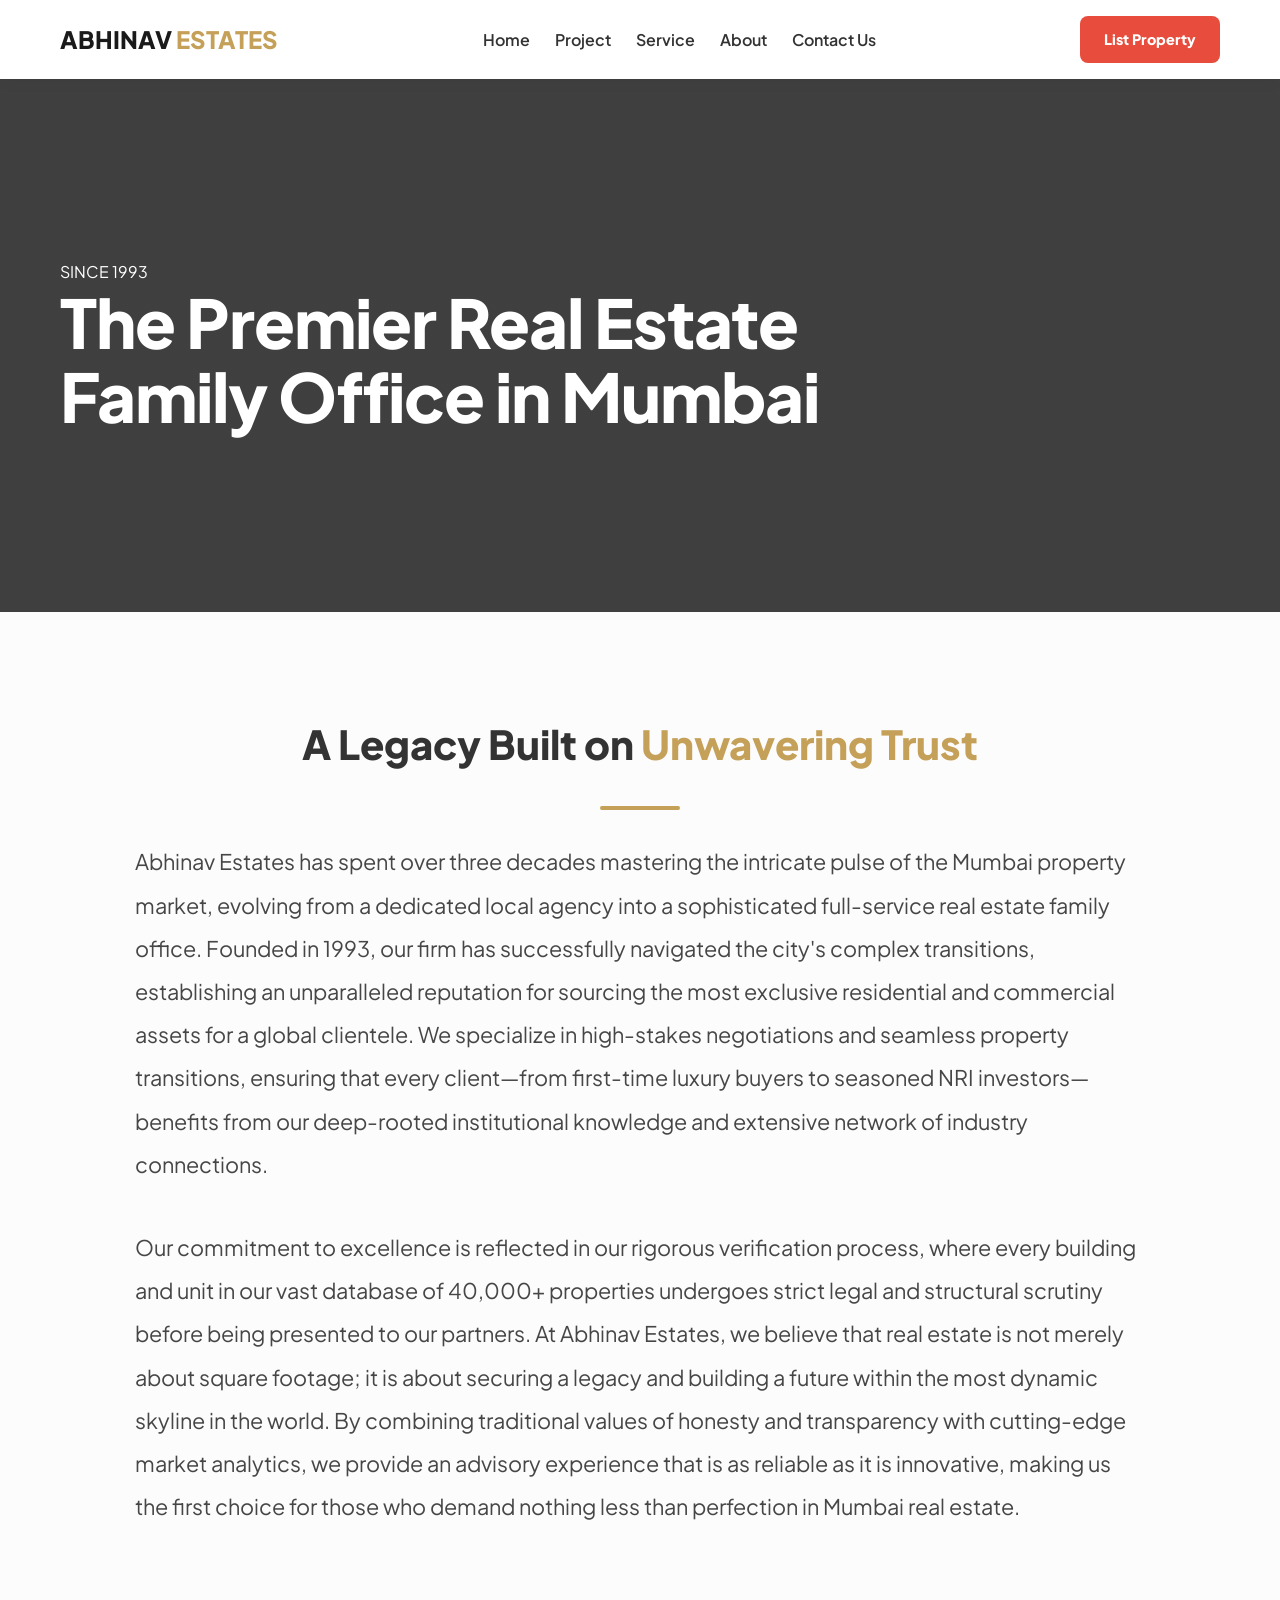
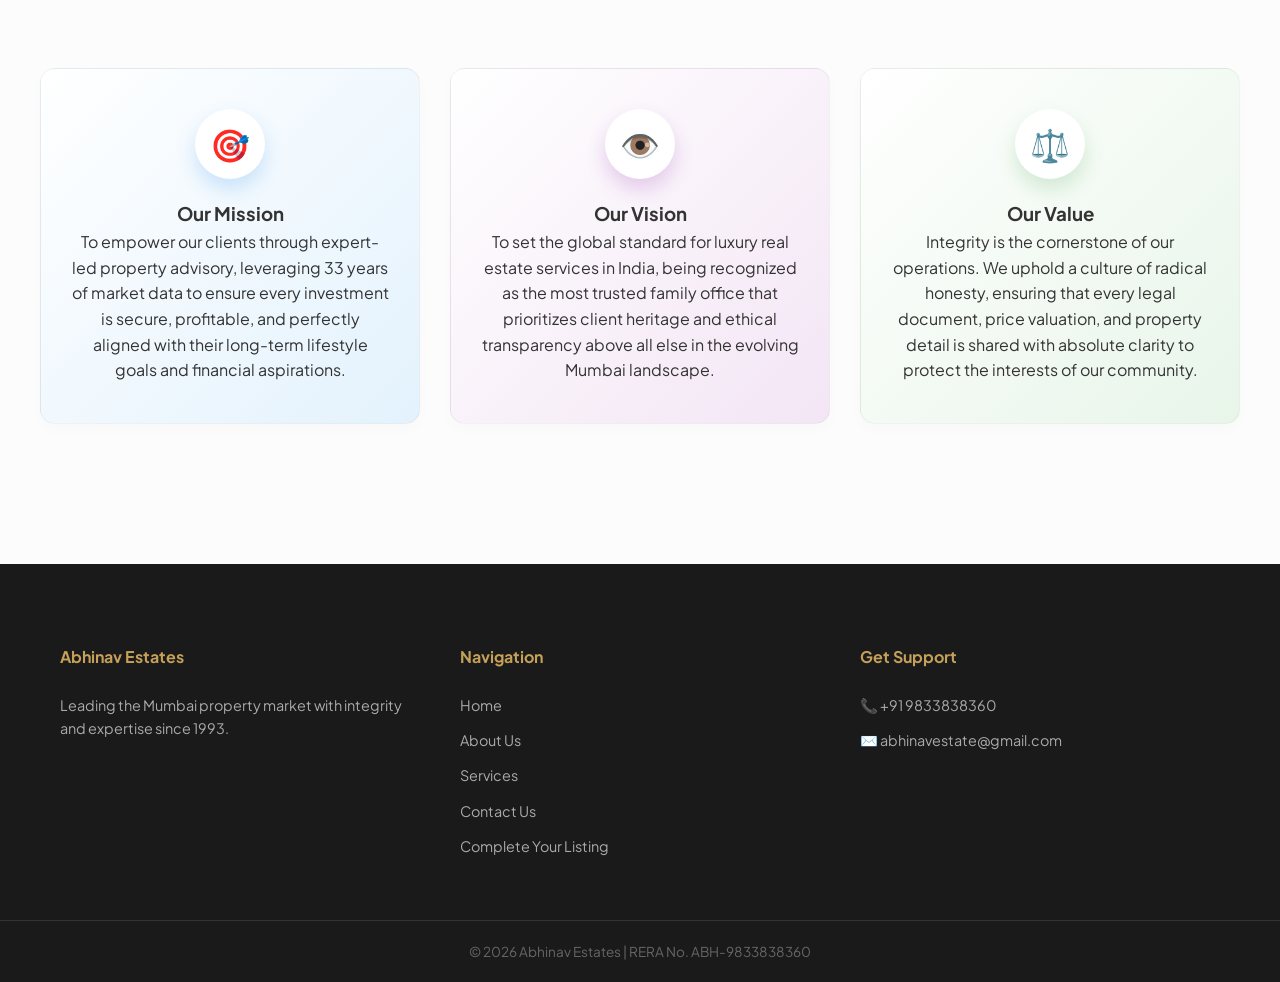
<file: about.html>
<!DOCTYPE html>
<html lang="en">

<head>
    <meta charset="UTF-8">
    <meta name="viewport" content="width=device-width, initial-scale=1.0">
    <title>About Us | Abhinav Estates | Legacy of 33 Years</title>
    <link href="https://fonts.googleapis.com/css2?family=Plus+Jakarta+Sans:wght@300;400;500;600;700;800&display=swap"
        rel="stylesheet">
    <link rel="stylesheet" href="style.css">
    <link rel="stylesheet" href="about.css">
</head>

<body>

    <header>
        <nav class="container flex-between">
            <a href="index.html" class="logo">ABHINAV <span>ESTATES</span></a>

            <ul class="nav-links">
                <li><a href="index.html">Home</a></li>
                <li class="dropdown">
                    <a href="javascript:void(0)" class="dropbtn">Project</a>
                    <div class="dropdown-content">
                        <div class="nested-dropdown">
                            <a href="javascript:void(0)">Residential</a>
                            <div class="nested-content">
                                <a href="res-rent.html">For Rent</a>
                                <a href="res-sale.html">For Sale</a>
                                <a href="list-property.html">Submit Your Listing</a>
                            </div>
                        </div>
                        <div class="nested-dropdown">
                            <a href="javascript:void(0)">Commercial</a>
                            <div class="nested-content">
                                <a href="com-rent.html">For Rent</a>
                                <a href="com-sale.html">For Sale</a>
                                <a href="list-property.html">Submit Your Listing</a>
                            </div>
                        </div>
                    </div>
                </li>
                <li><a href="services.html" class="active">Service</a></li>
                <li><a href="about.html">About</a></li>
                <li><a href="contact.html">Contact Us</a></li>
            </ul>

            <div class="nav-right">
                <a href="list-property.html" class="btn-list">List Property</a>
            </div>
        </nav>
    </header>

    <main>
        <section class="about-hero designer-hero">
            <div class="container text-center">
                <div class="hero-content-wrap">
                    <span class="hero-badge reveal">SINCE 1993</span>
                    <h1 class="reveal">The Premier Real Estate <br><span>Family Office in Mumbai</span></h1>
                </div>
            </div>
        </section>

        <section class="container section-padding">
            <div class="large-text-block design-reveal">
                <h2 class="section-title">A Legacy Built on <span>Unwavering Trust</span></h2>
                <div class="content-divider"></div>
                <p class="styled-para">
                    Abhinav Estates has spent over three decades mastering the intricate pulse of the Mumbai property
                    market, evolving from a dedicated local agency into a sophisticated full-service real estate family
                    office. Founded in 1993, our firm has successfully navigated the city's complex transitions,
                    establishing an unparalleled reputation for sourcing the most exclusive residential and commercial
                    assets for a global clientele. We specialize in high-stakes negotiations and seamless property
                    transitions, ensuring that every client—from first-time luxury buyers to seasoned NRI
                    investors—benefits from our deep-rooted institutional knowledge and extensive network of industry
                    connections.
                </p>
                <p class="styled-para">
                    Our commitment to excellence is reflected in our rigorous verification process, where every building
                    and unit in our vast database of 40,000+ properties undergoes strict legal and structural scrutiny
                    before being presented to our partners. At Abhinav Estates, we believe that real estate is not
                    merely about square footage; it is about securing a legacy and building a future within the most
                    dynamic skyline in the world. By combining traditional values of honesty and transparency with
                    cutting-edge market analytics, we provide an advisory experience that is as reliable as it is
                    innovative, making us the first choice for those who demand nothing less than perfection in Mumbai
                    real estate.
                </p>
            </div>

            <div class="grid-3 mission-vision-section">
                <div class="action-card mission-box card-styled">
                    <div class="icon-circle shadow-blue">🎯</div>
                    <h3>Our Mission</h3>
                    <p>To empower our clients through expert-led property advisory, leveraging 33 years of market data
                        to ensure every investment is secure, profitable, and perfectly aligned with their long-term
                        lifestyle goals and financial aspirations.</p>
                </div>
                <div class="action-card vision-box card-styled">
                    <div class="icon-circle shadow-purple">👁️</div>
                    <h3>Our Vision</h3>
                    <p>To set the global standard for luxury real estate services in India, being recognized as the most
                        trusted family office that prioritizes client heritage and ethical transparency above all else
                        in the evolving Mumbai landscape.</p>
                </div>
                <div class="action-card value-box card-styled">
                    <div class="icon-circle shadow-green">⚖️</div>
                    <h3>Our Value</h3>
                    <p>Integrity is the cornerstone of our operations. We uphold a culture of radical honesty, ensuring
                        that every legal document, price valuation, and property detail is shared with absolute clarity
                        to protect the interests of our community.</p>
                </div>
            </div>
        </section>
    </main>

    <footer class="main-footer">
        <div class="container footer-grid">
            <div class="footer-col">
                <h4>Abhinav Estates</h4>
                <p>Leading the Mumbai property market with integrity and expertise since 1993.</p>
            </div>
            <div class="footer-col">
                <h4>Navigation</h4>
                <a href="index.html">Home</a>
                <a href="about.html">About Us</a>
                <a href="services.html">Services</a>
                <a href="contact.html">Contact Us</a>
                <a href="list-property.html">Complete Your Listing</a>
            </div>
            <div class="footer-col">
                <h4>Get Support</h4>
                <p>📞 +91 9833838360</p>
                <p>✉️ abhinavestate@gmail.com</p>
            </div>
        </div>
        <div class="footer-bottom">
            <p>© 2026 Abhinav Estates | RERA No. ABH-9833838360</p>
        </div>
    </footer>

</body>

</html>
</file>
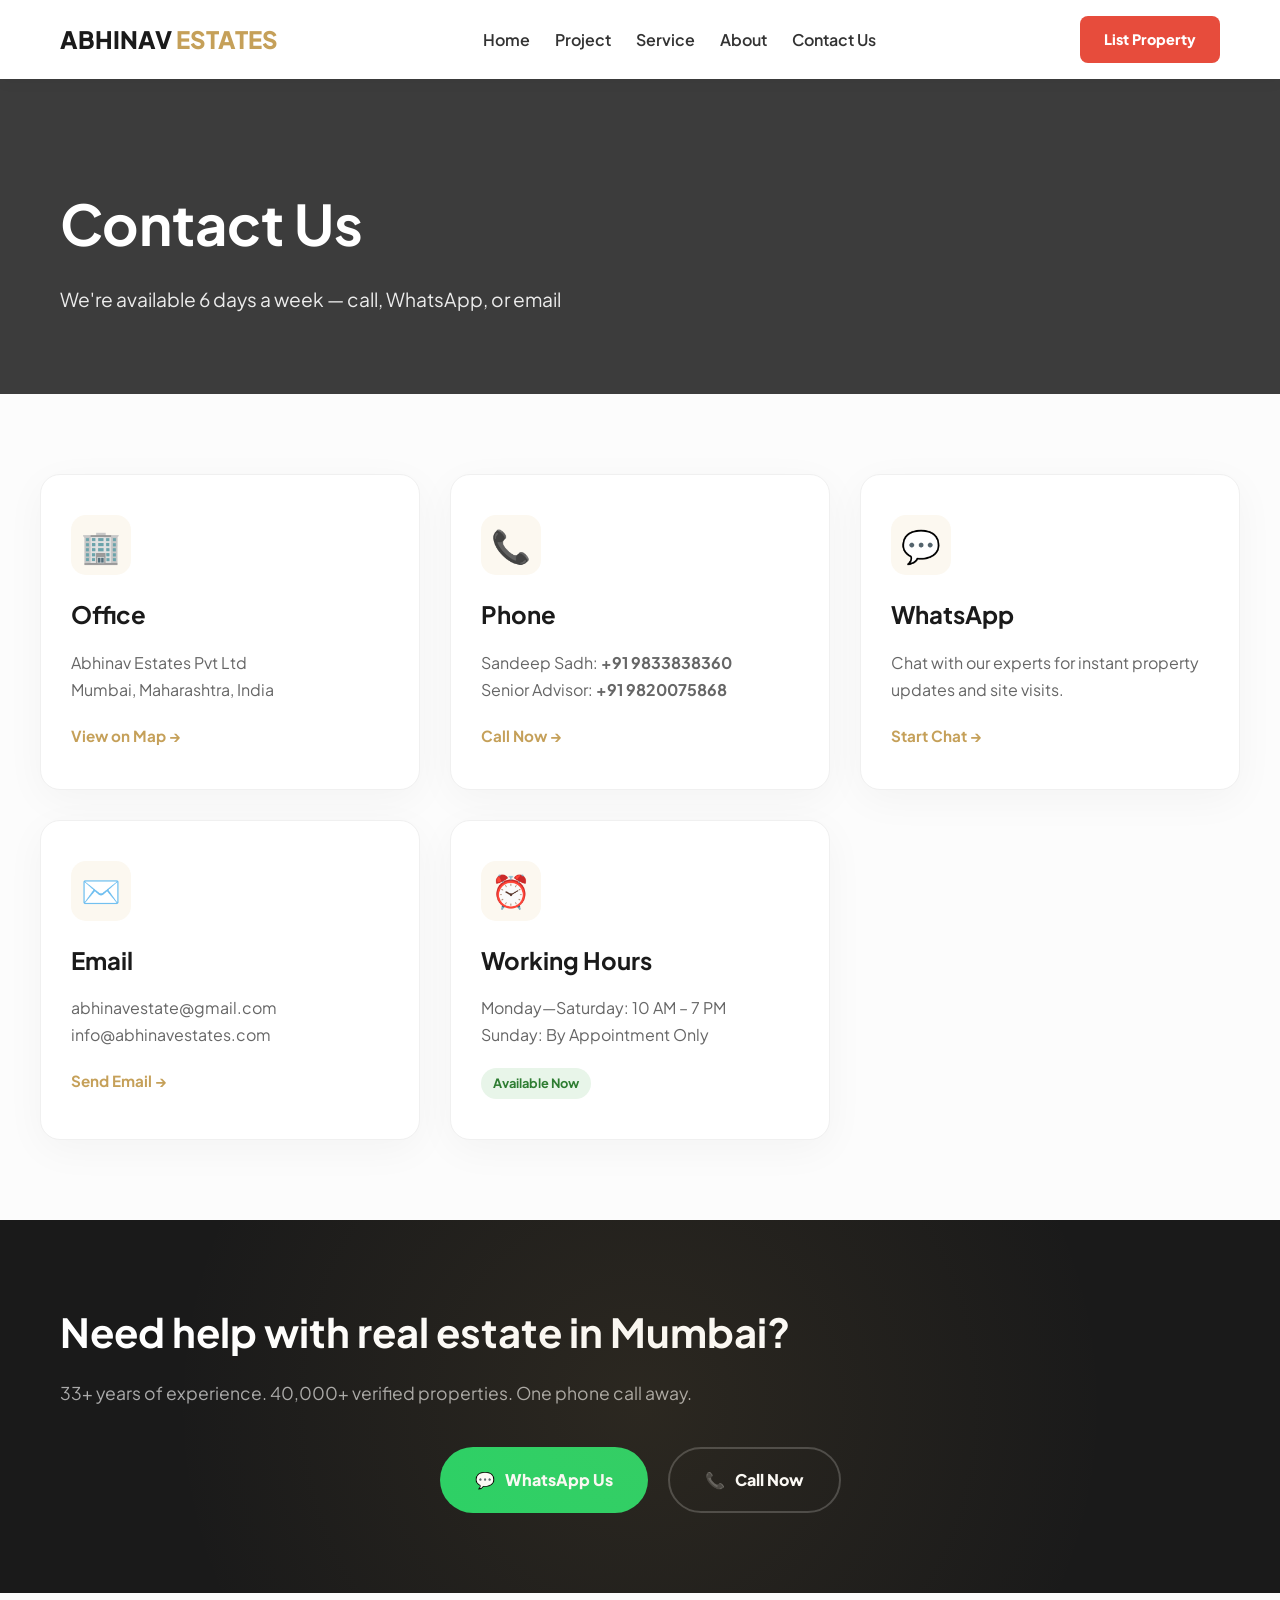
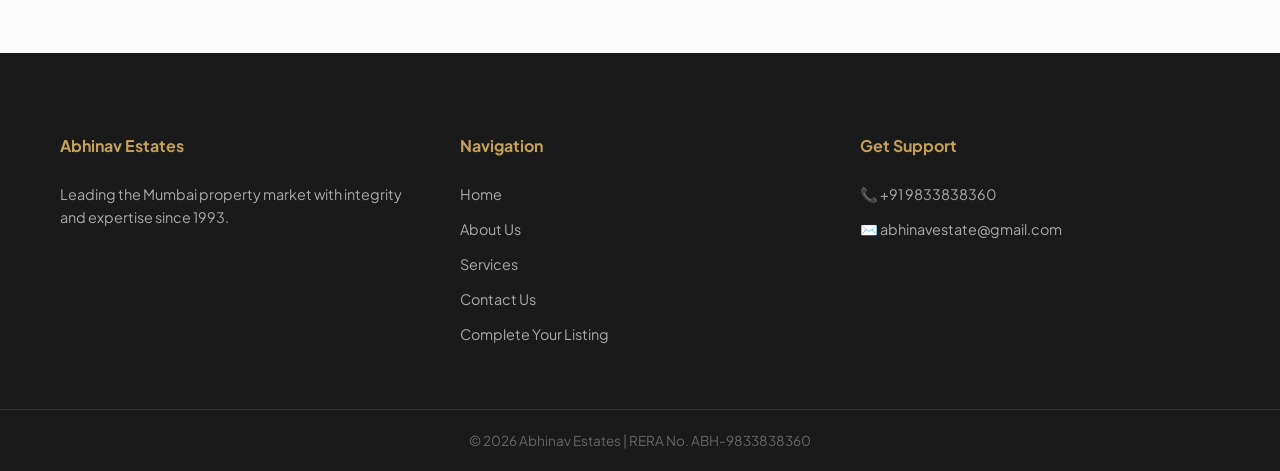
<file: contact.html>
<!DOCTYPE html>
<html lang="en">

<head>
    <meta charset="UTF-8">
    <meta name="viewport" content="width=device-width, initial-scale=1.0">
    <title>Contact Us | Abhinav Estates Mumbai - 33 Years of Trust</title>
    <meta name="description"
        content="Get in touch with Abhinav Estates for premium real estate advisory in Mumbai. Contact us via Phone, WhatsApp, or Email for expert property services.">
    <link href="https://fonts.googleapis.com/css2?family=Plus+Jakarta+Sans:wght@300;400;500;600;700;800&display=swap"
        rel="stylesheet">
    <link rel="stylesheet" href="style.css">
    <link rel="stylesheet" href="contact.css">
</head>

<body>

    <header>
        <nav class="container flex-between">
            <a href="index.html" class="logo">ABHINAV <span>ESTATES</span></a>
            <ul class="nav-links">
                <li><a href="index.html">Home</a></li>
                <li class="dropdown">
                    <a href="javascript:void(0)" class="dropbtn">Project</a>
                    <div class="dropdown-content">
                        <div class="nested-dropdown">
                            <a href="javascript:void(0)">Residential</a>
                            <div class="nested-content">
                                <a href="res-rent.html">For Rent</a>
                                <a href="res-sale.html">For Sale</a>
                                <a href="list-property.html">Submit Your Listing</a>
                            </div>
                        </div>
                        <div class="nested-dropdown">
                            <a href="javascript:void(0)">Commercial</a>
                            <div class="nested-content">
                                <a href="com-rent.html">For Rent</a>
                                <a href="com-sale.html">For Sale</a>
                                <a href="list-property.html">Submit Your Listing</a>
                            </div>
                        </div>
                    </div>
                </li>
                <li><a href="services.html" class="active">Service</a></li>
                <li><a href="about.html">About</a></li>
                <li><a href="contact.html">Contact Us</a></li>
            </ul>

            <div class="nav-right">
                <a href="list-property.html" class="btn-list">List Property</a>
            </div>
        </nav>
    </header>

    <main>
        <section class="contact-hero">
            <div class="container text-center">
                <h1>Contact Us</h1>
                <p>We're available 6 days a week — call, WhatsApp, or email</p>
            </div>
        </section>

        <section class="container section-padding">
            <div class="contact-grid">
                <div class="contact-card design-reveal">
                    <div class="contact-icon icon-gold">🏢</div>
                    <h3>Office</h3>
                    <p>Abhinav Estates Pvt Ltd<br>Mumbai, Maharashtra, India</p>
                    <a href="https://maps.google.com" target="_blank" class="card-link">View on Map →</a>
                </div>

                <div class="contact-card design-reveal">
                    <div class="contact-icon icon-gold">📞</div>
                    <h3>Phone</h3>
                    <p>Sandeep Sadh: <strong>+91 9833838360</strong><br>Senior Advisor: <strong>+91 9820075868</strong>
                    </p>
                    <a href="tel:+919833838360" class="card-link">Call Now →</a>
                </div>

                <div class="contact-card design-reveal">
                    <div class="contact-icon icon-gold">💬</div>
                    <h3>WhatsApp</h3>
                    <p>Chat with our experts for instant property updates and site visits.</p>
                    <a href="https://wa.me/919833838360" target="_blank" class="card-link">Start Chat →</a>
                </div>

                <div class="contact-card design-reveal">
                    <div class="contact-icon icon-gold">✉️</div>
                    <h3>Email</h3>
                    <p>abhinavestate@gmail.com<br>info@abhinavestates.com</p>
                    <a href="mailto:abhinavestate@gmail.com" class="card-link">Send Email →</a>
                </div>

                <div class="contact-card design-reveal">
                    <div class="contact-icon icon-gold">⏰</div>
                    <h3>Working Hours</h3>
                    <p>Monday—Saturday: 10 AM – 7 PM<br>Sunday: By Appointment Only</p>
                    <span class="card-status">Available Now</span>
                </div>
            </div>
        </section>

        <section class="contact-cta">
            <div class="container text-center">
                <h2>Need help with real estate in Mumbai?</h2>
                <p>33+ years of experience. 40,000+ verified properties. One phone call away.</p>
                <div class="cta-buttons">
                    <a href="https://wa.me/919833838360" class="btn-cta-whatsapp">
                        <span class="icon">💬</span> WhatsApp Us
                    </a>
                    <a href="tel:+919833838360" class="btn-cta-call">
                        <span class="icon">📞</span> Call Now
                    </a>
                </div>
            </div>
        </section>
    </main>

    <footer class="main-footer">
        <div class="container footer-grid">
            <div class="footer-col">
                <h4>Abhinav Estates</h4>
                <p>Leading the Mumbai property market with integrity and expertise since 1993.</p>
            </div>
            <div class="footer-col">
                <h4>Navigation</h4>
                <a href="index.html">Home</a>
                <a href="about.html">About Us</a>
                <a href="services.html">Services</a>
                <a href="contact.html">Contact Us</a>
                <a href="list-property.html">Complete Your Listing</a>
            </div>
            <div class="footer-col">
                <h4>Get Support</h4>
                <p>📞 +91 9833838360</p>
                <p>✉️ abhinavestate@gmail.com</p>
            </div>
        </div>
        <div class="footer-bottom">
            <p>© 2026 Abhinav Estates | RERA No. ABH-9833838360</p>
        </div>
    </footer>

</body>

</html>
</file>
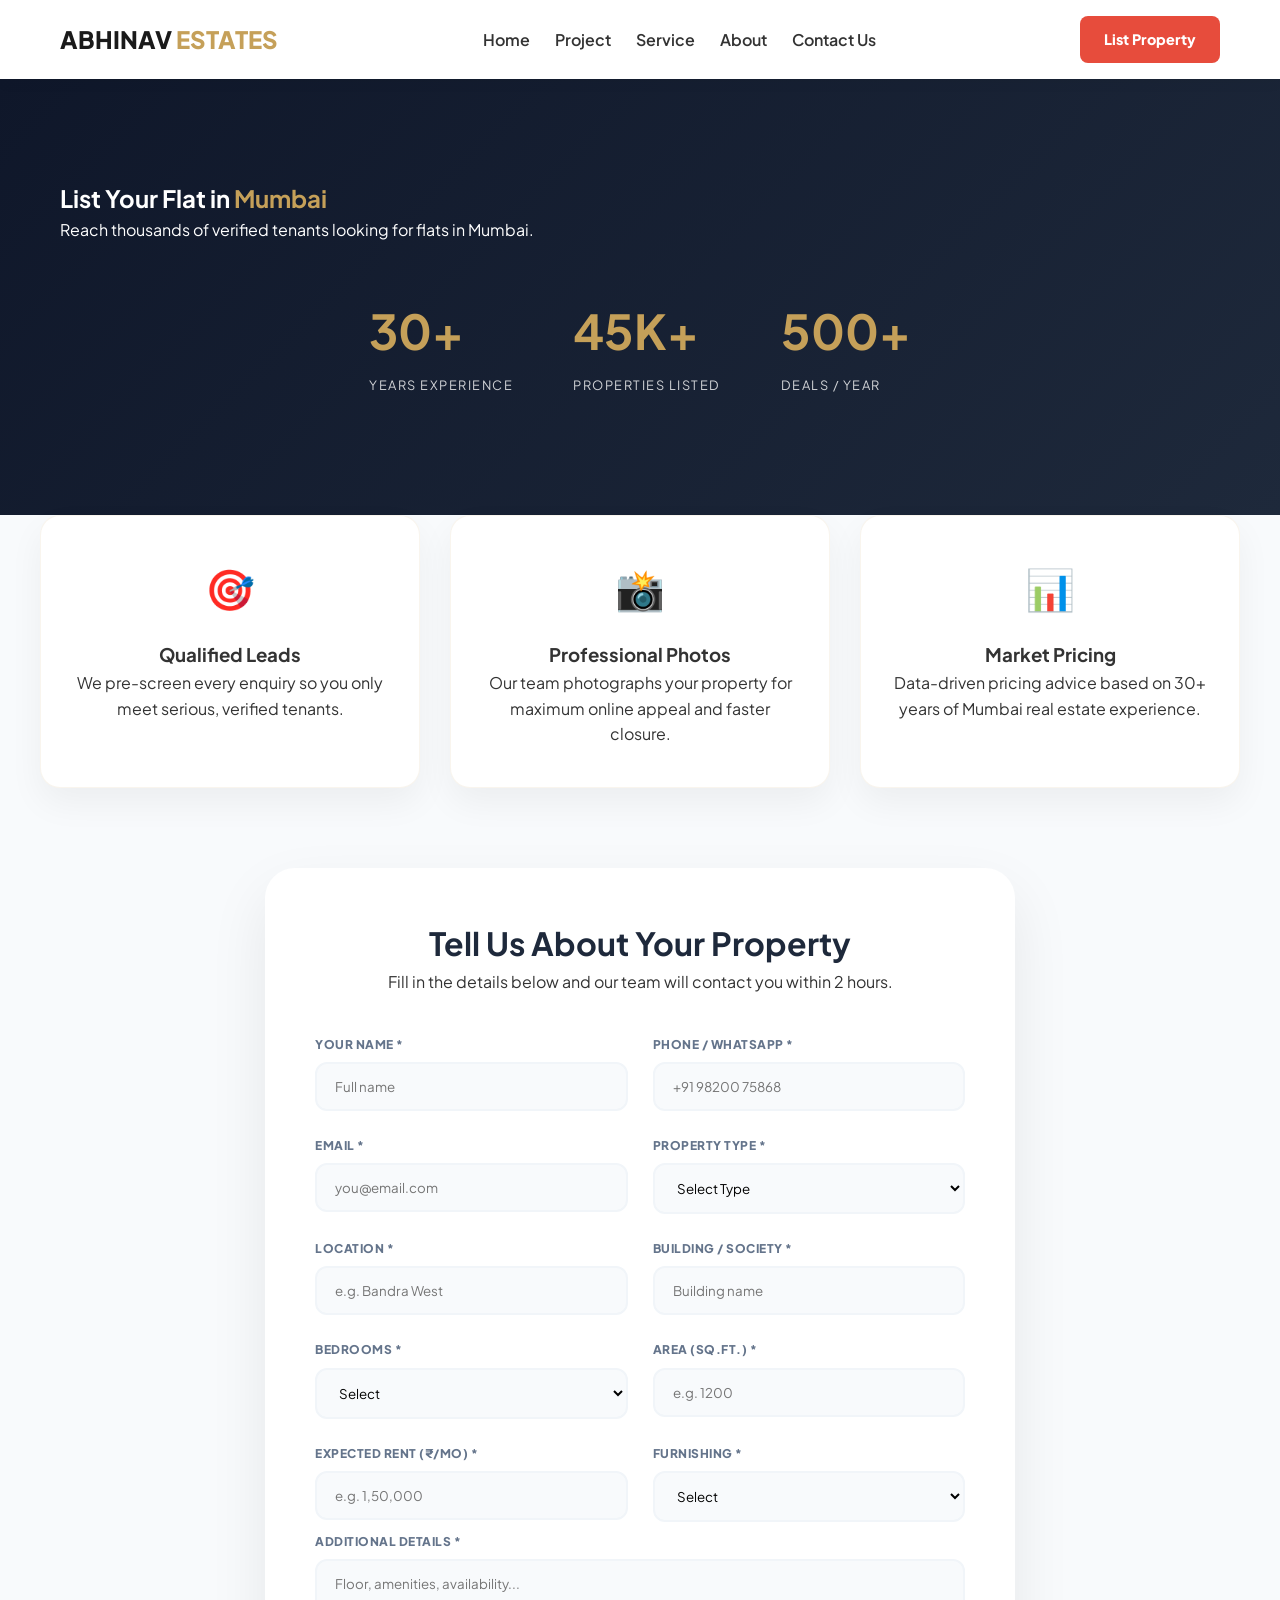
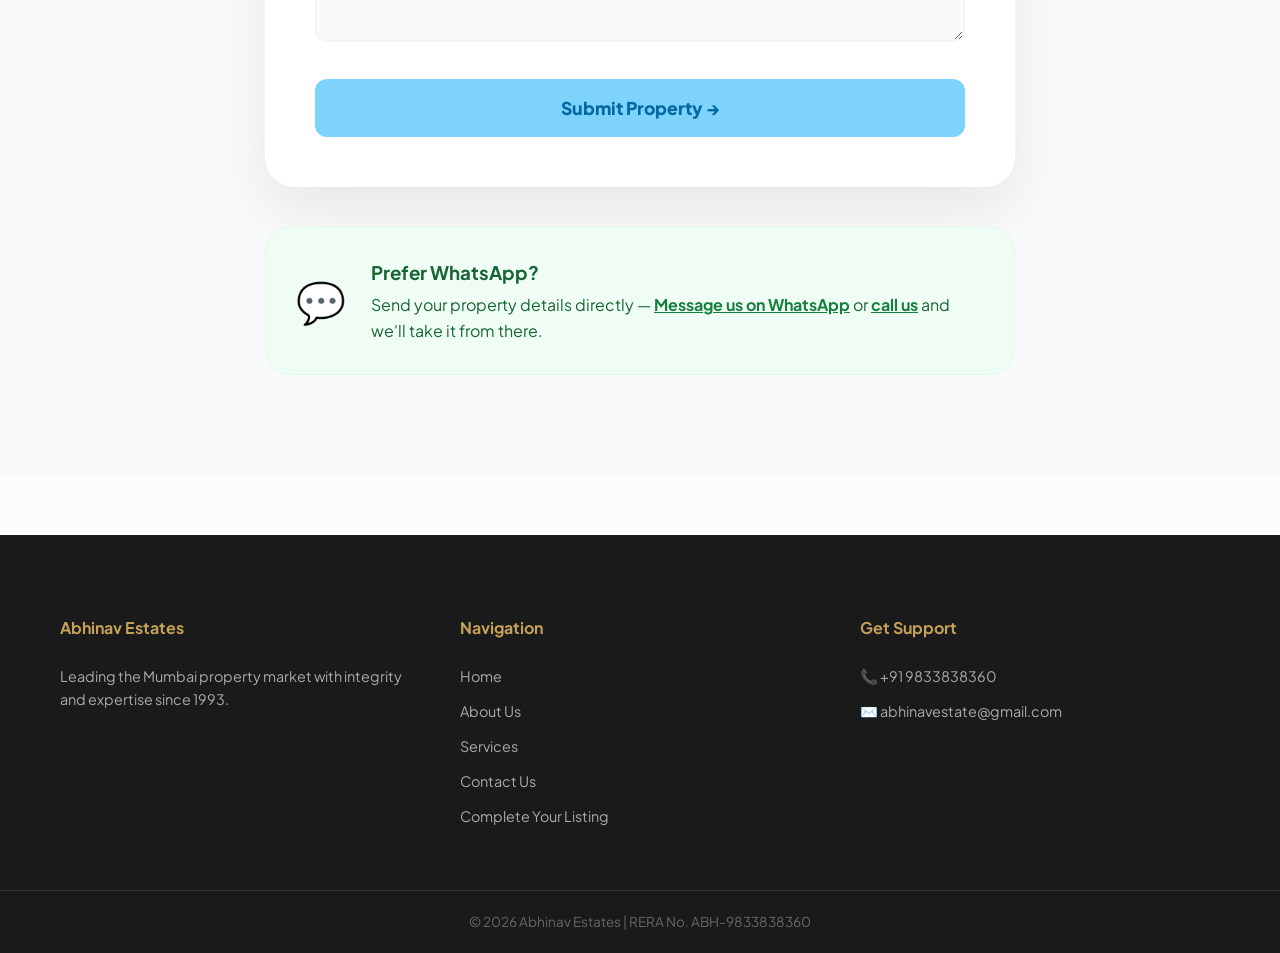
<file: list-property.html>
<!DOCTYPE html>
<html lang="en">

<head>
    <meta charset="UTF-8">
    <meta name="viewport" content="width=device-width, initial-scale=1.0">
    <title>List Your Property | Abhinav Estates Mumbai</title>
    <meta name="description"
        content="List your premium Mumbai property with Abhinav Estates. 33+ years of trust and 45k+ properties listed.">
    <link href="https://fonts.googleapis.com/css2?family=Plus+Jakarta+Sans:wght@300;400;500;600;700;800&display=swap"
        rel="stylesheet">
    <link rel="stylesheet" href="style.css">
    <link rel="stylesheet" href="list-property.css">
</head>

<body>

    <header>
        <nav class="container flex-between">
            <a href="index.html" class="logo">ABHINAV <span>ESTATES</span></a>

            <ul class="nav-links">
                <li><a href="index.html">Home</a></li>
                <li class="dropdown">
                    <a href="javascript:void(0)" class="dropbtn">Project</a>
                    <div class="dropdown-content">
                        <div class="nested-dropdown">
                            <a href="javascript:void(0)">Residential</a>
                            <div class="nested-content">
                                <a href="res-rent.html">For Rent</a>
                                <a href="res-sale.html">For Sale</a>
                                <a href="list-property.html">Submit Your Listing</a>
                            </div>
                        </div>
                        <div class="nested-dropdown">
                            <a href="javascript:void(0)">Commercial</a>
                            <div class="nested-content">
                                <a href="com-rent.html">For Rent</a>
                                <a href="com-sale.html">For Sale</a>
                                <a href="list-property.html">Submit Your Listing</a>
                            </div>
                        </div>
                    </div>
                </li>
                <li><a href="services.html" class="active">Service</a></li>
                <li><a href="about.html">About</a></li>
                <li><a href="contact.html">Contact Us</a></li>
            </ul>

            <div class="nav-right">
                <a href="list-property.html" class="btn-list">List Property</a>
            </div>
        </nav>
    </header>

    <main class="luxury-bg-texture">
        <section class="list-hero-premium">
            <div class="container text-center">
                <h1 class="reveal">List Your Flat in <span>Mumbai</span></h1>
                <p>Reach thousands of verified tenants looking for flats in Mumbai.</p>

                <div class="stats-grid-luxury">
                    <div class="stat-box">
                        <h2>30+</h2>
                        <p>YEARS EXPERIENCE</p>
                    </div>
                    <div class="stat-box">
                        <h2>45K+</h2>
                        <p>PROPERTIES LISTED</p>
                    </div>
                    <div class="stat-box">
                        <h2>500+</h2>
                        <p>DEALS / YEAR</p>
                    </div>
                </div>
            </div>
        </section>

        <section class="container section-padding">
            <div class="grid-3 features-designer">
                <div class="f-card">
                    <div class="f-icon-wrap">🎯</div>
                    <h3>Qualified Leads</h3>
                    <p>We pre-screen every enquiry so you only meet serious, verified tenants.</p>
                </div>
                <div class="f-card">
                    <div class="f-icon-wrap">📸</div>
                    <h3>Professional Photos</h3>
                    <p>Our team photographs your property for maximum online appeal and faster closure.</p>
                </div>
                <div class="f-card">
                    <div class="f-icon-wrap">📊</div>
                    <h3>Market Pricing</h3>
                    <p>Data-driven pricing advice based on 30+ years of Mumbai real estate experience.</p>
                </div>
            </div>
        </section>

        <section class="container form-section-wrap">
            <div class="compact-form-card">
                <div class="form-title">
                    <h2>Tell Us About Your Property</h2>
                    <p>Fill in the details below and our team will contact you within 2 hours.</p>
                </div>
                <form action="mailto:abhinavestate@gmail.com" method="post" enctype="text/plain" class="property-form">
                    <div class="form-grid-2">
                        <div class="input-luxury">
                            <label>YOUR NAME *</label>
                            <input type="text" name="Name" placeholder="Full name" required>
                        </div>
                        <div class="input-luxury">
                            <label>PHONE / WHATSAPP *</label>
                            <input type="tel" name="Phone" placeholder="+91 98200 75868" required>
                        </div>
                        <div class="input-luxury">
                            <label>EMAIL *</label>
                            <input type="email" name="Email" placeholder="you@email.com" required>
                        </div>
                        <div class="input-luxury">
                            <label>PROPERTY TYPE *</label>
                            <select name="Property_Type" required>
                                <option value="">Select Type</option>
                                <option>Apartment / Flat</option>
                                <option>Penthouse</option>
                                <option>Villa / Bungalow</option>
                                <option>Row House</option>
                                <option>Commercial</option>
                            </select>
                        </div>
                        <div class="input-luxury">
                            <label>LOCATION *</label>
                            <input type="text" name="Location" placeholder="e.g. Bandra West" required>
                        </div>
                        <div class="input-luxury">
                            <label>BUILDING / SOCIETY *</label>
                            <input type="text" name="Building" placeholder="Building name" required>
                        </div>
                        <div class="input-luxury">
                            <label>BEDROOMS *</label>
                            <select name="Bedrooms" required>
                                <option value="">Select</option>
                                <option>1 BHK</option>
                                <option>1.5 BHK</option>
                                <option>2 BHK</option>
                                <option>2.5 BHK</option>
                                <option>3 BHK</option>
                                <option>3.5 BHK</option>
                                <option>4 BHK</option>
                                <option>4+ BHK</option>
                            </select>
                        </div>
                        <div class="input-luxury">
                            <label>AREA (SQ.FT.) *</label>
                            <input type="number" name="Area_SqFt" placeholder="e.g. 1200" required>
                        </div>
                        <div class="input-luxury">
                            <label>EXPECTED RENT (₹/MO) *</label>
                            <input type="text" name="Expected_Rent" placeholder="e.g. 1,50,000" required>
                        </div>
                        <div class="input-luxury">
                            <label>FURNISHING *</label>
                            <select name="Furnishing" required>
                                <option value="">Select</option>
                                <option>Fully Furnished</option>
                                <option>Semi Furnished</option>
                                <option>Unfurnished</option>
                            </select>
                        </div>
                    </div>

                    <div class="input-luxury full-row">
                        <label>ADDITIONAL DETAILS *</label>
                        <textarea name="Details" rows="3" placeholder="Floor, amenities, availability..."
                            required></textarea>
                    </div>

                    <button type="submit" class="btn-submit-sky">Submit Property →</button>
                </form>
            </div>

            <div class="whatsapp-luxury-box">
                <div class="w-inner">
                    <div class="w-icon-large">💬</div>
                    <div class="w-info">
                        <h3>Prefer WhatsApp?</h3>
                        <p>Send your property details directly — <strong><a href="https://wa.me/919833838360">Message us
                                    on WhatsApp</a></strong> or <strong><a href="tel:+919833838360">call us</a></strong>
                            and we'll take it from there.</p>
                    </div>
                </div>
            </div>
        </section>
    </main>

    <footer class="main-footer">
        <div class="container footer-grid">
            <div class="footer-col">
                <h4>Abhinav Estates</h4>
                <p>Leading the Mumbai property market with integrity and expertise since 1993.</p>
            </div>
            <div class="footer-col">
                <h4>Navigation</h4>
                <a href="index.html">Home</a>
                <a href="about.html">About Us</a>
                <a href="services.html">Services</a>
                <a href="contact.html">Contact Us</a>
                <a href="list-property.html">Complete Your Listing</a>
            </div>
            <div class="footer-col">
                <h4>Get Support</h4>
                <p>📞 +91 9833838360</p>
                <p>✉️ abhinavestate@gmail.com</p>
            </div>
        </div>
        <div class="footer-bottom">
            <p>© 2026 Abhinav Estates | RERA No. ABH-9833838360</p>
        </div>
    </footer>

</body>

</html>
</file>
<file: style.css>
/* --- Global Variables & Base --- */
:root {
    --primary-gold: #c5a059;
    --dark-bg: #1a1a1a;
    --white: #ffffff;
    --light-gray: #f4f4f4;
    --text-main: #333;
    --transition: all 0.3s cubic-bezier(0.25, 0.8, 0.25, 1);
    --shadow: 0 10px 30px rgba(0, 0, 0, 0.08);
}

* {
    margin: 0;
    padding: 0;
    box-sizing: border-box;
    font-family: 'Plus Jakarta Sans', sans-serif;
}

body {
    background-color: #fcfcfc;
    color: var(--text-main);
    line-height: 1.6;
}

.container {
    max-width: 1200px;
    margin: 0 auto;
    padding: 0 20px; 
}

/* --- Navigation & Dropdowns --- */
header {
    background: var(--white);
    padding: 1rem 0;
    box-shadow: 0 2px 15px rgba(0, 0, 0, 0.05);
    position: sticky;
    top: 0;
    z-index: 1000;
}

.flex-between {
    display: flex;
    justify-content: space-between;
    align-items: center;
}

.logo {
    font-size: 1.5rem;
    font-weight: 800;
    text-decoration: none;
    color: var(--dark-bg);
}

.logo span {
    color: var(--primary-gold);
}

.nav-links {
    display: flex;
    list-style: none;
    gap: 25px;
}

.nav-links a {
    text-decoration: none;
    color: var(--text-main);
    font-weight: 600;
    transition: var(--transition);
}

.nav-links a:hover {
    color: var(--primary-gold);
}

/* --- Dropdown Menu --- */
.dropdown {
    position: relative;
}

.dropdown-content {
    display: none;
    position: absolute;
    background: var(--white);
    min-width: 200px;
    box-shadow: var(--shadow);
    top: 100%;
    border-top: 3px solid var(--primary-gold);
}

.dropdown:hover .dropdown-content {
    display: block;
}

.nested-dropdown {
    position: relative;
}

.nested-content {
    display: none;
    position: absolute;
    left: 100%;
    top: 0;
    background: var(--white);
    min-width: 200px;
    box-shadow: var(--shadow);
}

.nested-dropdown:hover .nested-content {
    display: block;
}

.dropdown-content a {
    padding: 12px 20px;
    display: block;
    text-decoration: none;
    color: var(--text-main);
    font-size: 0.9rem;
}

/* --- List Property Button --- */
.btn-list {
    background: #e74c3c;
    color: #ffffff !important;
    padding: 12px 24px;
    border-radius: 8px;
    text-decoration: none;
    font-weight: 800;
    font-size: 0.9rem;
    transition: var(--transition);
    display: inline-block;
}

.btn-list:hover {
    background: #c0392b;
    transform: translateY(-2px);
}

/* --- Hero & Search --- */
.hero {
    padding: 100px 0;
    background-position: center;
    background-size: cover;
    text-align: center;
    transition: background-image 1.2s ease-in-out;
}

.hero h1 {
    font-size: 3.5rem;
    font-weight: 800;
    margin: 20px 0;
}

.hero h1 span {
    color: var(--primary-gold);
}

.search-container.centered {
    max-width: 700px;
    margin: 40px auto 0;
    background: var(--white);
    padding: 30px;
    border-radius: 20px;
    box-shadow: 0 20px 40px rgba(0, 0, 0, 0.1);
}

.search-tabs {
    display: flex;
    gap: 15px;
    margin-bottom: 20px;
    justify-content: center;
}

.tab-item input[type="radio"] {
    display: none;
}

.tab-box {
    display: inline-block;
    padding: 12px 25px;
    background: var(--light-gray);
    border-radius: 10px;
    font-weight: 700;
    cursor: pointer;
    transition: var(--transition);
}

.tab-item input[type="radio"]:checked + .tab-box {
    background: var(--dark-bg);
    color: var(--white);
}

.search-main {
    display: flex;
    gap: 10px;
}

.search-main input {
    flex: 1;
    padding: 15px;
    border: 1px solid #eee;
    border-radius: 10px;
    outline: none;
}

.btn-search-trigger {
    background: var(--primary-gold);
    color: white;
    border: none;
    padding: 0 30px;
    border-radius: 10px;
    cursor: pointer;
    font-weight: 700;
}

/* --- Stats (SEO Optimized) --- */
.stats-card {
    display: grid;
    grid-template-columns: repeat(3, 1fr);
    background: var(--white);
    padding: 35px;
    border-radius: 15px;
    box-shadow: var(--shadow);
    margin-top: -60px;
    position: relative;
    text-align: center;
}

.stat-box .h2 {
    font-size: 2rem;
    font-weight: 800;
    color: var(--dark-bg);
    display: block;
}

/* --- Action Cards --- */
.grid-3 {
    display: grid;
    grid-template-columns: repeat(3, 1fr);
    gap: 30px;
    margin-top: 40px;
}

.action-card {
    background: var(--white);
    padding: 40px 30px;
    border-radius: 15px;
    text-align: center;
    transition: var(--transition);
    box-shadow: 0 5px 15px rgba(0, 0, 0, 0.02);
}

.action-card:hover {
    transform: translateY(-10px);
    box-shadow: var(--shadow);
}

.btn-action {
    display: inline-block;
    padding: 12px 24px;
    border-radius: 8px;
    text-decoration: none;
    font-weight: 700;
    margin-top: 15px;
    transition: var(--transition);
}

.b-blue { background: #e3f2fd; color: #1e88e5; }
.b-gold { background: #f3e5f5; color: #8e24aa; }
.b-green { background: #e8f5e9; color: #43a047; }

.b-blue:hover, .b-gold:hover, .b-green:hover {
    color: white;
}
.b-blue:hover { background: #1e88e5; }
.b-gold:hover { background: #8e24aa; }
.b-green:hover { background: #43a047; }

/* --- Property Cards --- */
.section-padding { padding: 80px 0; }

.section-title {
    font-size: 2.5rem;
    font-weight: 800;
    text-align: center;
}

.section-title span { color: var(--primary-gold); }

.section-subtitle {
    color: #777;
    margin-bottom: 50px;
    text-align: center;
}

.property-grid {
    display: grid;
    grid-template-columns: repeat(auto-fit, minmax(280px, 1fr));
    gap: 30px;
}

.property-card {
    background: var(--white);
    border-radius: 15px;
    overflow: hidden;
    box-shadow: 0 5px 20px rgba(0, 0, 0, 0.05);
    transition: var(--transition);
}

.property-card:hover {
    transform: translateY(-10px);
    box-shadow: var(--shadow);
}

.prop-img-wrap {
    position: relative;
    height: 220px;
    overflow: hidden;
}

.prop-img-wrap img {
    width: 100%;
    height: 100%;
    object-fit: cover;
    transition: transform 0.5s ease;
}

.property-card:hover .prop-img-wrap img {
    transform: scale(1.1);
}

.tag-sale { background: #e74c3c; }
.tag-rent { background: #3498db; }

.tag-sale, .tag-rent {
    position: absolute;
    top: 15px;
    left: 15px;
    padding: 6px 14px;
    border-radius: 6px;
    font-size: 0.75rem;
    font-weight: 800;
    color: white;
    z-index: 2;
}

.price-tag {
    position: absolute;
    bottom: 15px;
    left: 15px;
    background: rgba(26, 26, 26, 0.9);
    color: var(--white);
    padding: 7px 15px;
    border-radius: 6px;
    font-weight: 700;
    z-index: 2;
}

.prop-details { padding: 20px; }
.location { color: #777; font-size: 0.9rem; margin-bottom: 15px; }

.specs {
    display: flex;
    flex-wrap: wrap;
    gap: 12px;
    border-top: 1px solid #f0f0f0;
    padding-top: 15px;
}

.specs span {
    font-size: 0.8rem;
    font-weight: 600;
    color: #555;
    background: #f9f9f9;
    padding: 4px 10px;
    border-radius: 4px;
}

.btn-view-all {
    display: inline-block;
    margin-top: 40px;
    padding: 15px 40px;
    background: var(--dark-bg);
    color: var(--white);
    text-decoration: none;
    border-radius: 50px;
    font-weight: 700;
    transition: var(--transition);
}

.btn-view-all:hover { background: var(--primary-gold); }

/* --- Footer --- */
.main-footer {
    background: var(--dark-bg);
    color: var(--white);
    padding: 80px 0 20px;
    margin-top: 60px;
}

.footer-grid {
    display: grid;
    grid-template-columns: repeat(auto-fit, minmax(200px, 1fr));
    gap: 40px;
}

.footer-col h4 { color: var(--primary-gold); margin-bottom: 25px; }

.footer-col a, .footer-col p {
    color: #aaa;
    text-decoration: none;
    display: block;
    margin-bottom: 12px;
    font-size: 0.9rem;
}

.footer-col a:hover {
    color: var(--white);
    text-decoration: underline;
}

.footer-bottom {
    border-top: 1px solid #333;
    margin-top: 50px;
    padding-top: 20px;
    text-align: center;
    color: #666;
    font-size: 0.85rem;
}

/* Responsive */
@media (max-width: 992px) {
    .grid-3 { grid-template-columns: 1fr; }
    .hero h1 { font-size: 2.5rem; }
    .stats-card { grid-template-columns: 1fr; gap: 20px; margin-top: -30px; }
}










/* --- Mobile Menu Logic --- */
.menu-toggle {
    display: none;
    flex-direction: column;
    gap: 6px;
    background: none;
    border: none;
    cursor: pointer;
    z-index: 1001;
    padding: 10px;
}

.menu-toggle span {
    display: block;
    width: 28px;
    height: 3px;
    background: var(--dark-bg);
    border-radius: 2px;
    transition: var(--transition);
}

.nav-overlay {
    display: none;
    position: fixed;
    top: 0;
    left: 0;
    width: 100%;
    height: 100%;
    background: rgba(0,0,0,0.5);
    z-index: 999;
}

/* --- Mobile Responsiveness --- */
@media (max-width: 992px) {
    .menu-toggle { display: flex; }
    .desktop-only { display: none; }
    
    .nav-links {
        position: fixed;
        top: 0;
        right: -100%; /* Hidden by default */
        width: 280px;
        height: 100vh;
        background: var(--white);
        flex-direction: column;
        padding: 80px 30px;
        transition: 0.4s ease-in-out;
        z-index: 1000;
        box-shadow: -5px 0 15px rgba(0,0,0,0.1);
        gap: 20px;
    }

    .nav-links.active { right: 0; }
    .nav-overlay.active { display: block; }

    /* Dropdown adjustments for mobile */
    .dropdown-content, .nested-content {
        position: static;
        display: block;
        box-shadow: none;
        border: none;
        padding-left: 15px;
        background: transparent;
    }
    
    .dropdown:hover .dropdown-content { display: block; }

    /* Toggle Animation */
    .menu-toggle.active span:nth-child(1) { transform: translateY(9px) rotate(45deg); }
    .menu-toggle.active span:nth-child(2) { opacity: 0; }
    .menu-toggle.active span:nth-child(3) { transform: translateY(-9px) rotate(-45deg); }
}
</file>
<file: about.css>
/* --- Enhanced Design Styling --- */

.about-hero {
    padding: 180px 0;
    background: linear-gradient(rgba(0, 0, 0, 0.75), rgba(0, 0, 0, 0.75)),
        url('https://images.unsplash.com/photo-1570160813948-2993d5944b0a?auto=format&fit=crop&w=1500');
    background-size: cover;
    background-position: center;
    background-attachment: fixed;
    /* Parallax effect for "style" */
    color: white;
}

.hero-content-wrap {
    animation: fadeInDown 1s ease-out;
}

.about-hero h1 {
    font-size: 4.2rem;
    font-weight: 800;
    letter-spacing: -1px;
    line-height: 1.1;
}

.content-divider {
    width: 80px;
    height: 4px;
    background: var(--primary-gold);
    margin: 30px auto;
    border-radius: 2px;
}

.large-text-block {
    max-width: 1050px;
    margin: 0 auto 80px;
    padding: 20px;
}

.styled-para {
    font-size: 1.35rem;
    line-height: 2;
    color: #333;
    margin-bottom: 40px;
    font-weight: 400;
    opacity: 0.9;
    position: relative;
}

/* Designed Card Styles */
.card-styled {
    border: 1px solid rgba(0, 0, 0, 0.05);
    transition: all 0.4s cubic-bezier(0.175, 0.885, 0.32, 1.275) !important;
}

.card-styled:hover {
    transform: translateY(-15px) scale(1.02) !important;
    box-shadow: 0 25px 50px rgba(0, 0, 0, 0.1) !important;
}

.icon-circle {
    font-size: 2rem;
    margin-bottom: 20px;
    display: inline-flex;
    align-items: center;
    justify-content: center;
    width: 70px;
    height: 70px;
    border-radius: 50%;
    background: white;
}

/* Shadow Colors for Icons */
.shadow-blue {
    box-shadow: 0 10px 20px rgba(30, 136, 229, 0.2);
}

.shadow-purple {
    box-shadow: 0 10px 20px rgba(142, 36, 170, 0.2);
}

.shadow-green {
    box-shadow: 0 10px 20px rgba(67, 160, 71, 0.2);
}

/* Keep your requested colors but soften them for "Design" */
.mission-box {
    background: linear-gradient(135deg, #ffffff, #e3f2fd) !important;
}

.vision-box {
    background: linear-gradient(135deg, #ffffff, #f3e5f5) !important;
}

.value-box {
    background: linear-gradient(135deg, #ffffff, #e8f5e9) !important;
}

/* Animations */
@keyframes fadeInDown {
    from {
        opacity: 0;
        transform: translateY(-30px);
    }

    to {
        opacity: 1;
        transform: translateY(0);
    }
}

@media (max-width: 992px) {
    .about-hero h1 {
        font-size: 2.8rem;
    }

    .styled-para {
        font-size: 1.15rem;
        text-align: left;
    }
}
</file>
<file: contact.css>
/* --- Contact Page Styles --- */

.contact-hero {
    padding: 100px 0 80px;
    background: linear-gradient(rgba(26, 26, 26, 0.85), rgba(26, 26, 26, 0.85)),
        url('https://images.unsplash.com/photo-1449824913935-59a10b8d2000?auto=format&fit=crop&w=1500');
    background-size: cover;
    background-position: center;
    color: var(--white);
}

.breadcrumb {
    font-size: 0.9rem;
    color: var(--primary-gold);
    margin-bottom: 15px;
    font-weight: 500;
}

.contact-hero h1 {
    font-size: 3.5rem;
    margin-bottom: 15px;
}

.contact-hero p {
    font-size: 1.2rem;
    opacity: 0.9;
}

/* Contact Cards Layout */
.contact-grid {
    display: grid;
    grid-template-columns: repeat(auto-fit, minmax(280px, 1fr));
    gap: 30px;
}

.contact-card {
    background: var(--white);
    padding: 40px 30px;
    border-radius: 20px;
    text-align: left;
    box-shadow: 0 10px 40px rgba(0, 0, 0, 0.04);
    transition: all 0.4s ease;
    border: 1px solid #f0f0f0;
}

.contact-card:hover {
    transform: translateY(-10px);
    box-shadow: 0 20px 50px rgba(197, 160, 89, 0.15);
    border-color: var(--primary-gold);
}

.contact-icon {
    font-size: 2rem;
    margin-bottom: 20px;
    width: 60px;
    height: 60px;
    display: flex;
    align-items: center;
    justify-content: center;
    background: #fcf8f0;
    border-radius: 15px;
}

.contact-card h3 {
    font-size: 1.5rem;
    margin-bottom: 15px;
    color: var(--dark-bg);
}

.contact-card p {
    color: #666;
    line-height: 1.7;
    margin-bottom: 20px;
}

.card-link {
    text-decoration: none;
    color: var(--primary-gold);
    font-weight: 700;
    font-size: 0.95rem;
}

.card-status {
    display: inline-block;
    padding: 5px 12px;
    background: #e8f5e9;
    color: #2e7d32;
    border-radius: 50px;
    font-size: 0.8rem;
    font-weight: 700;
}

/* CTA Section Styling (Screenshot 2 Style) */
.contact-cta {
    background: var(--dark-bg);
    padding: 80px 0;
    position: relative;
    overflow: hidden;
}

.contact-cta::before {
    content: '';
    position: absolute;
    top: 0;
    left: 0;
    right: 0;
    bottom: 0;
    background: radial-gradient(circle at center, rgba(197, 160, 89, 0.1) 0%, transparent 70%);
}

.contact-cta h2 {
    color: var(--white);
    font-size: 2.5rem;
    margin-bottom: 15px;
}

.contact-cta p {
    color: #aaa;
    font-size: 1.1rem;
    margin-bottom: 40px;
}

.cta-buttons {
    display: flex;
    gap: 20px;
    justify-content: center;
    flex-wrap: wrap;
}

.btn-cta-whatsapp {
    background: #25d366;
    color: white;
    padding: 18px 35px;
    border-radius: 50px;
    text-decoration: none;
    font-weight: 800;
    display: flex;
    align-items: center;
    gap: 10px;
    transition: 0.3s;
}

.btn-cta-call {
    background: transparent;
    border: 2px solid rgba(255, 255, 255, 0.2);
    color: white;
    padding: 18px 35px;
    border-radius: 50px;
    text-decoration: none;
    font-weight: 800;
    display: flex;
    align-items: center;
    gap: 10px;
    transition: 0.3s;
}

.btn-cta-whatsapp:hover {
    transform: scale(1.05);
    background: #1ebd5b;
}

.btn-cta-call:hover {
    background: rgba(255, 255, 255, 0.1);
    border-color: var(--primary-gold);
}

/* Responsive adjustments */
@media (max-width: 768px) {
    .contact-hero h1 {
        font-size: 2.5rem;
    }

    .contact-cta h2 {
        font-size: 1.8rem;
    }

    .cta-buttons {
        flex-direction: column;
        align-items: center;
    }
}
</file>
<file: list-property.css>
/* --- Luxury List Property Styles --- */

.luxury-bg-texture {
    background-color: #f8fafc;
    background-image: radial-gradient(#e2e8f0 0.5px, transparent 0.5px);
    background-size: 20px 20px;
}

.list-hero-premium {
    background: linear-gradient(135deg, #0f172a 0%, #1e293b 100%);
    padding: 100px 0 120px;
    color: white;
}

.list-hero-premium h1 span {
    color: var(--primary-gold);
}

.stats-grid-luxury {
    display: flex;
    justify-content: center;
    gap: 60px;
    margin-top: 50px;
}

.stat-box h2 {
    font-size: 3rem;
    color: var(--primary-gold);
    margin-bottom: 5px;
}

.stat-box p {
    font-size: 0.8rem;
    letter-spacing: 1.5px;
    opacity: 0.8;
}

/* Features Styling */
.features-designer {
    margin-top: -80px;
}

.f-card {
    background: white;
    padding: 40px 30px;
    border-radius: 20px;
    text-align: center;
    box-shadow: 0 15px 35px rgba(0, 0, 0, 0.05);
    border: 1px solid rgba(197, 160, 89, 0.1);
}

.f-icon-wrap {
    font-size: 2.5rem;
    margin-bottom: 20px;
}

/* Form Card Styling */
.form-section-wrap {
    padding-bottom: 100px;
}

.compact-form-card {
    max-width: 750px;
    margin: 0 auto 40px;
    background: white;
    padding: 50px;
    border-radius: 30px;
    box-shadow: 0 25px 60px rgba(0, 0, 0, 0.08);
}

.form-title {
    text-align: center;
    margin-bottom: 40px;
}

.form-title h2 {
    font-size: 2rem;
    color: #1e293b;
}

.form-grid-2 {
    display: grid;
    grid-template-columns: 1fr 1fr;
    gap: 25px;
}

.input-luxury label {
    display: block;
    font-size: 0.75rem;
    font-weight: 800;
    color: #64748b;
    margin-bottom: 8px;
    letter-spacing: 0.5px;
}

.input-luxury input,
.input-luxury select,
.input-luxury textarea {
    width: 100%;
    padding: 14px 18px;
    border: 2px solid #f1f5f9;
    background: #f8fafc;
    /* Texture color */
    border-radius: 12px;
    font-family: inherit;
    transition: 0.3s;
}

.input-luxury input:focus {
    border-color: var(--primary-gold);
    background: white;
    outline: none;
}

.full-row {
    grid-column: span 2;
    margin-top: 10px;
}

/* Light Blue Submit Button */
.btn-submit-sky {
    width: 100%;
    background: #7dd3fc;
    /* Light Sky Blue */
    color: #0369a1;
    border: none;
    padding: 18px;
    border-radius: 12px;
    font-size: 1.1rem;
    font-weight: 800;
    margin-top: 30px;
    cursor: pointer;
    transition: 0.3s;
}

.btn-submit-sky:hover {
    background: #38bdf8;
    color: white;
    transform: translateY(-2px);
}

/* Standalone WhatsApp Box */
.whatsapp-luxury-box {
    max-width: 750px;
    margin: 0 auto;
    background: #f0fdf4;
    border: 1px solid #dcfce7;
    padding: 30px;
    border-radius: 25px;
}

.w-inner {
    display: flex;
    align-items: center;
    gap: 25px;
}

.w-icon-large {
    font-size: 2.5rem;
}

.w-info h3 {
    color: #166534;
    margin-bottom: 5px;
}

.w-info p {
    color: #166534;
    line-height: 1.6;
}

.w-info a {
    color: #15803d;
    text-decoration: underline;
}

@media (max-width: 768px) {
    .stats-grid-luxury {
        flex-direction: column;
        gap: 30px;
    }

    .form-grid-2 {
        grid-template-columns: 1fr;
    }

    .full-row {
        grid-column: span 1;
    }

    .compact-form-card {
        padding: 30px;
    }

    .w-inner {
        flex-direction: column;
        text-align: center;
    }
}
</file>
